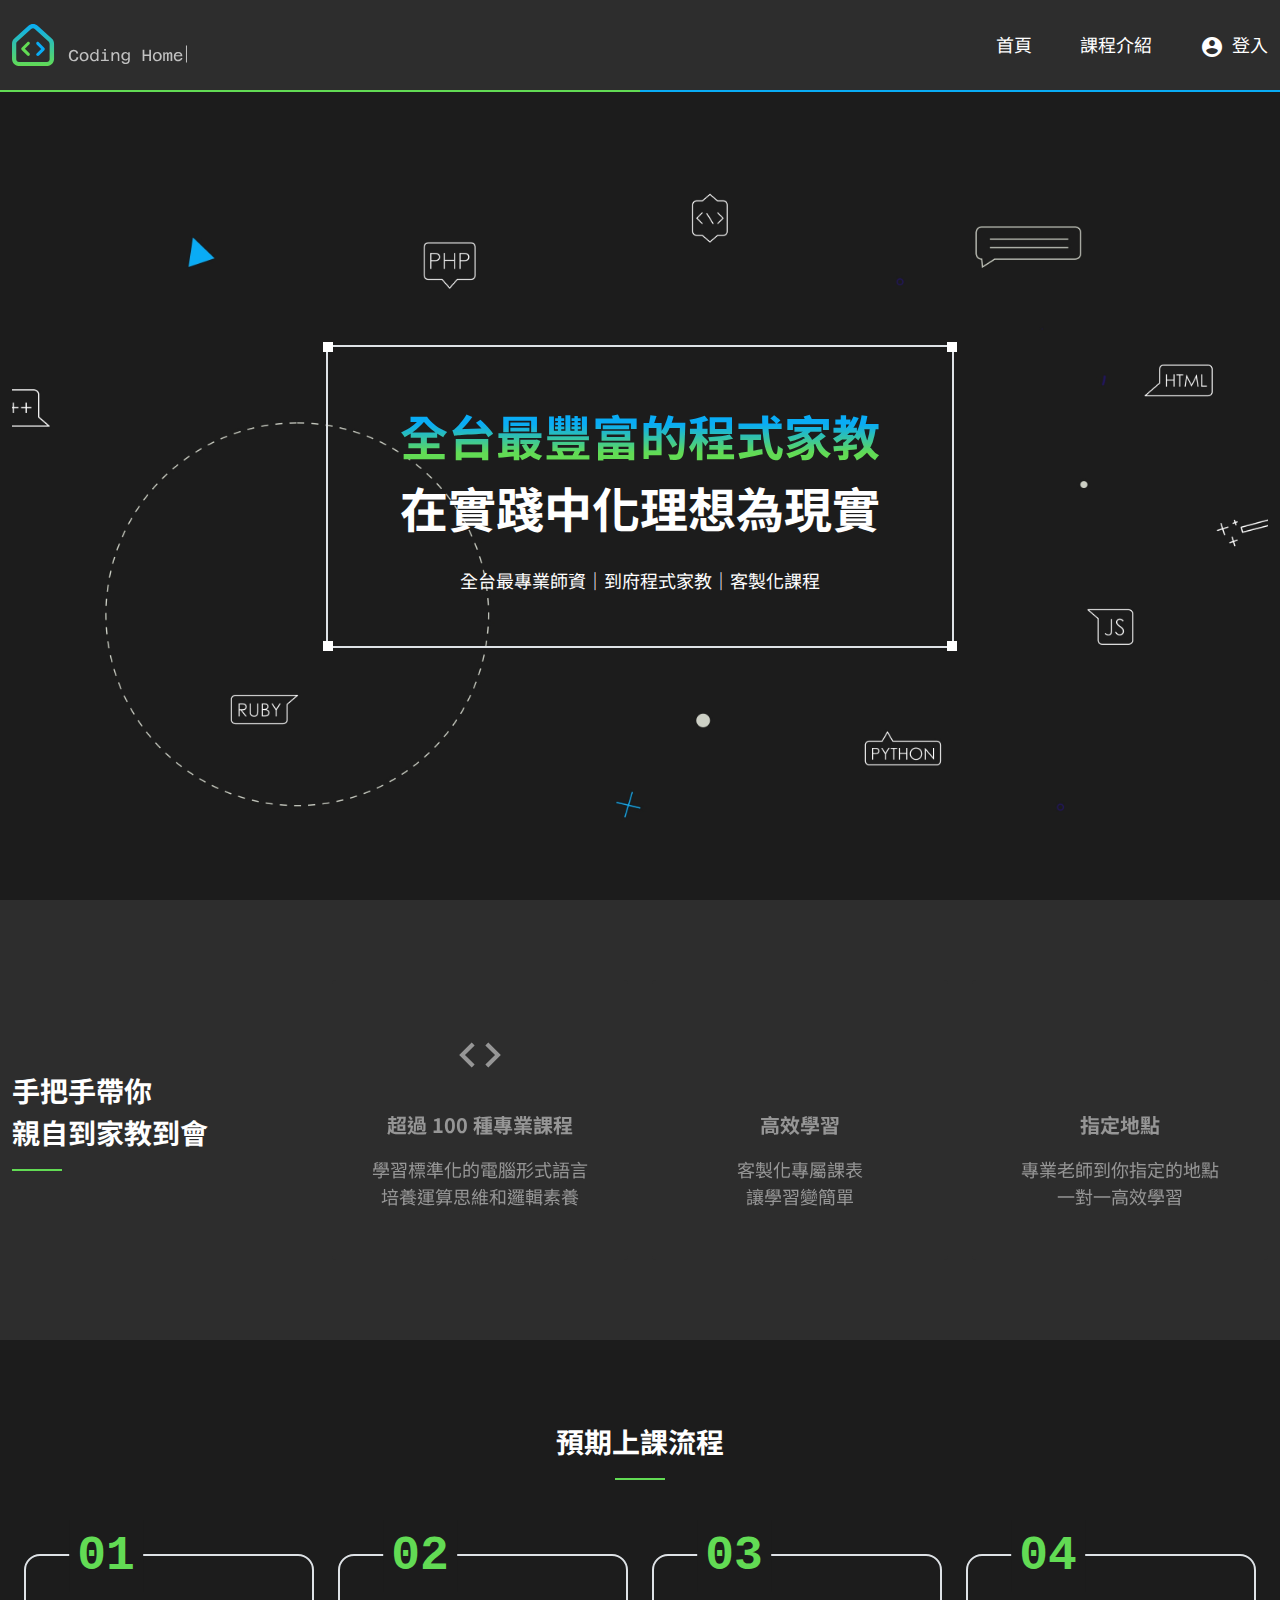
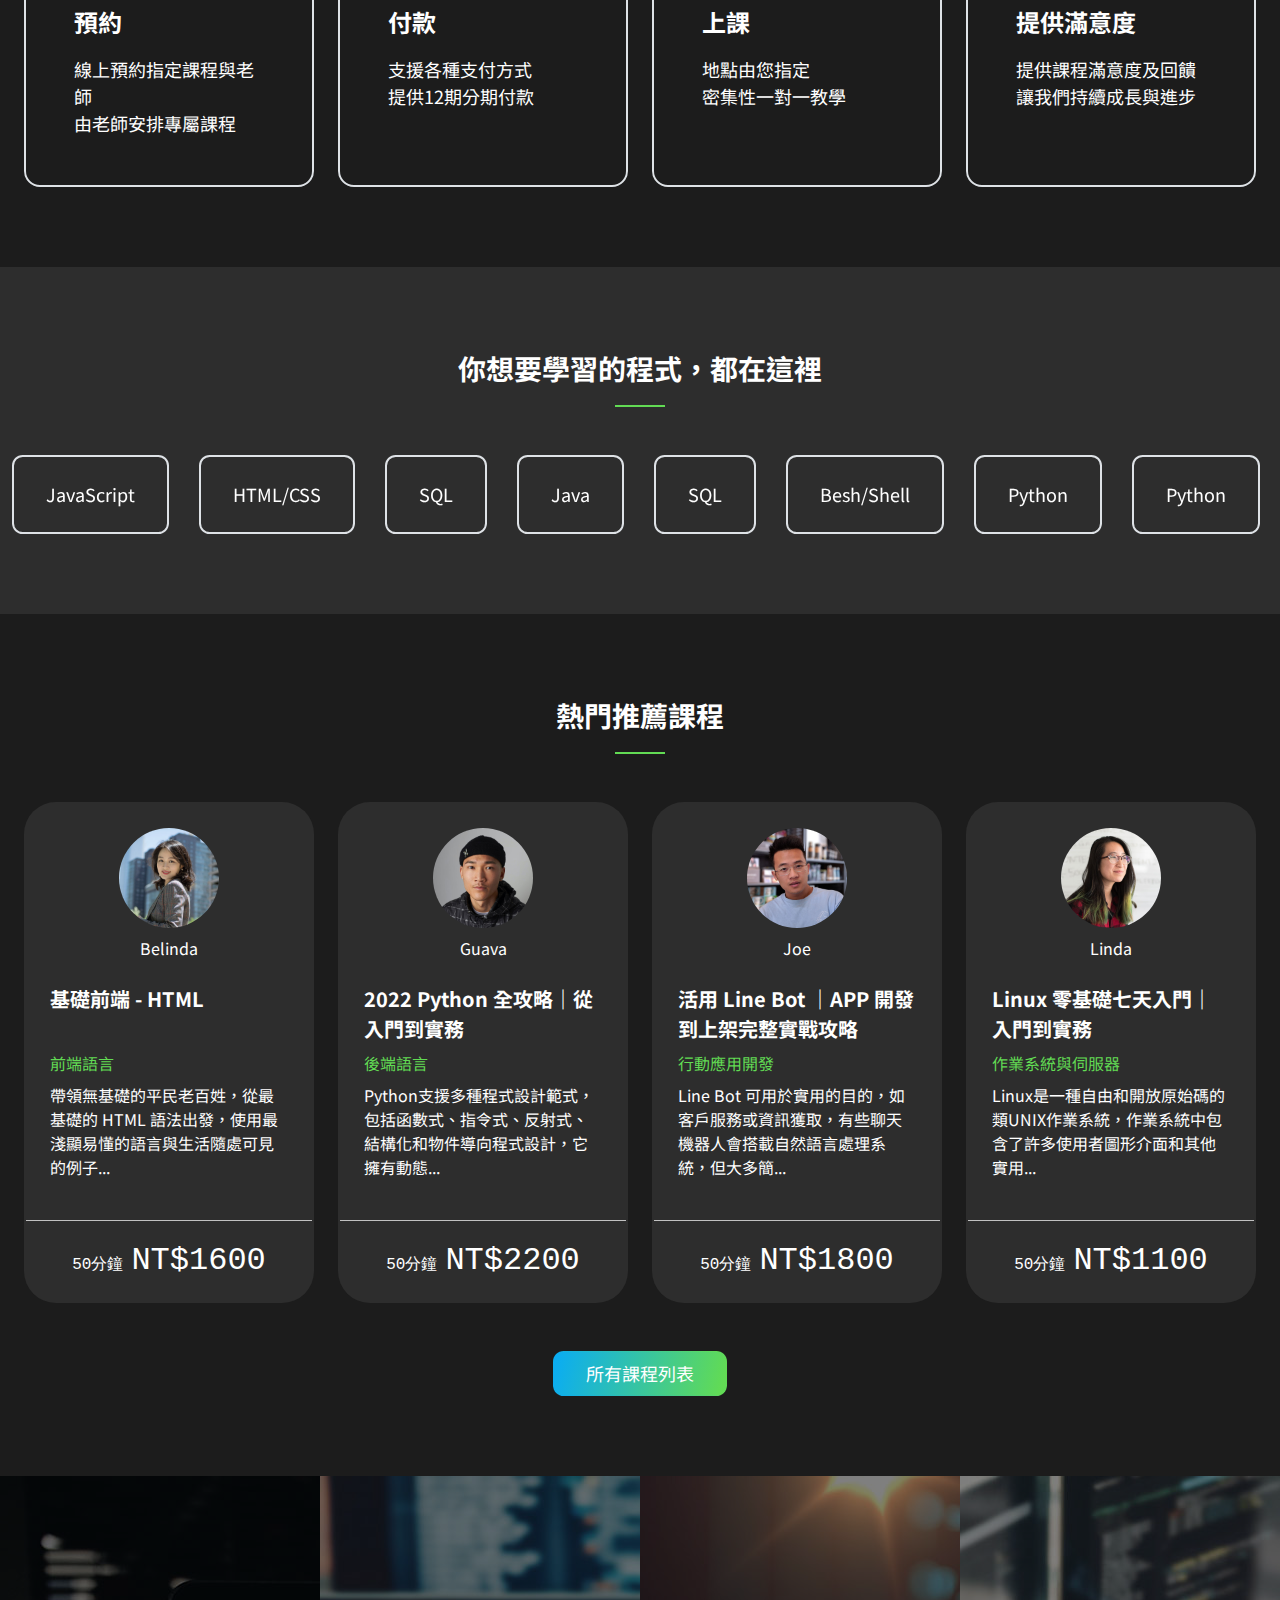
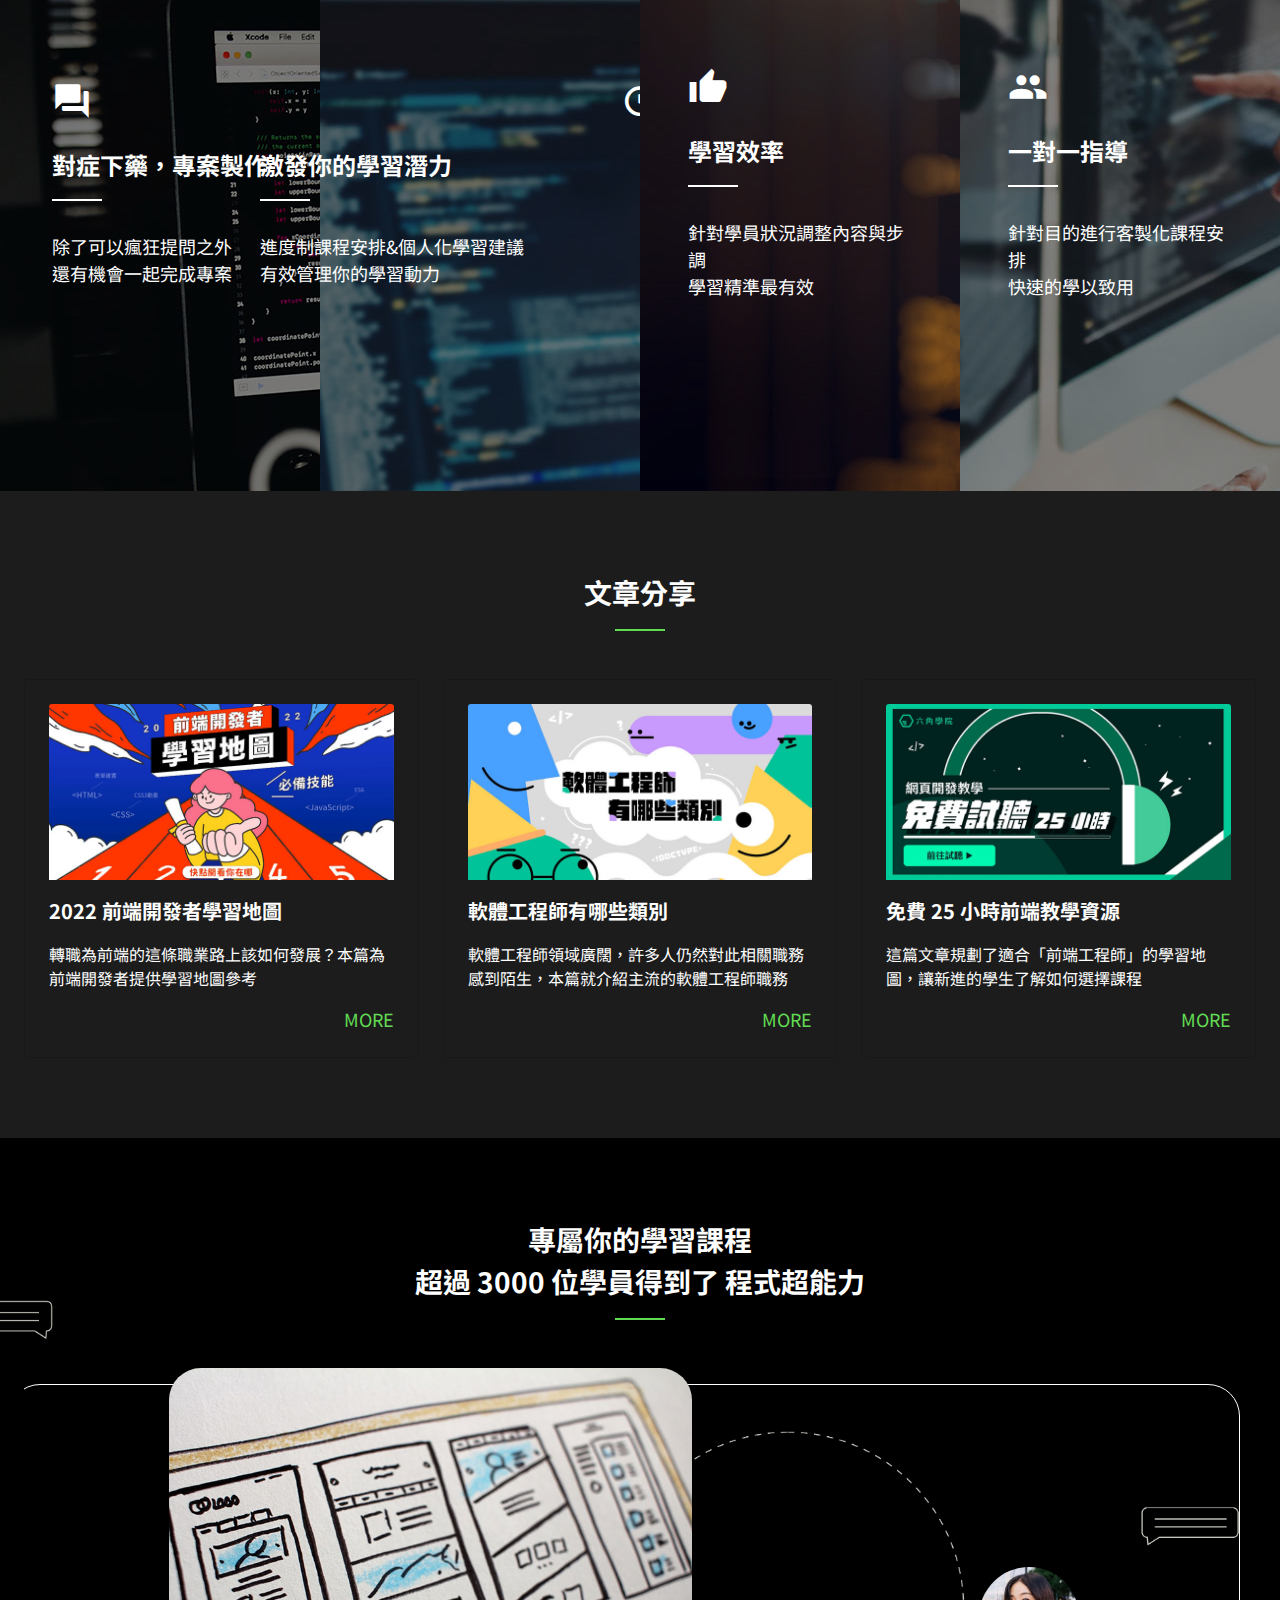
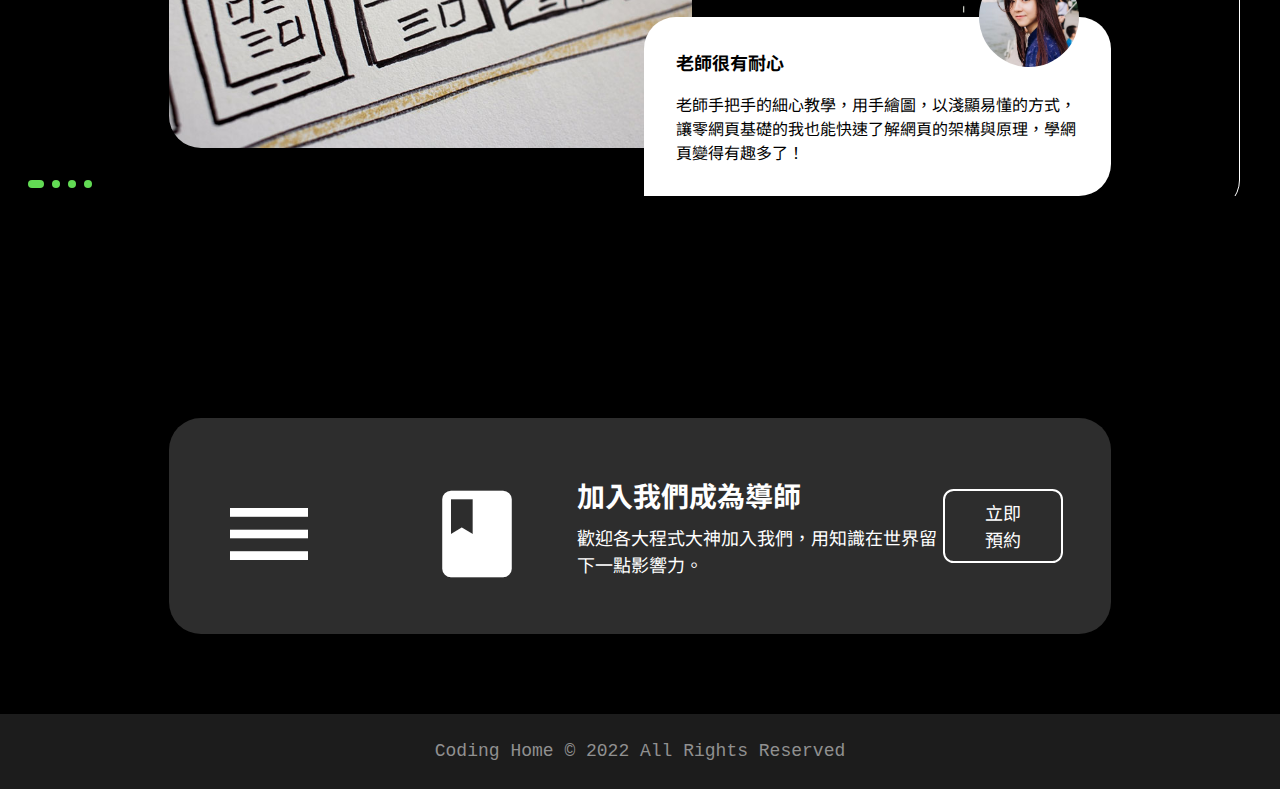
<file: index.html>
<!DOCTYPE html>
<html lang="en">

  <head>
    <meta charset="UTF-8">
    <meta name="viewport" content="width=device-width, initial-scale=1.0">
    <meta http-equiv="X-UA-Compatible" content="ie=edge">
    <title>Coding Home</title>
    <link href="https://fonts.googleapis.com/icon?family=Material+Icons"
    rel="stylesheet">
    <link rel="preconnect" href="https://fonts.googleapis.com">
<link rel="preconnect" href="https://fonts.gstatic.com" crossorigin>
<link href="https://fonts.googleapis.com/css2?family=Azeret+Mono:wght@700&family=Noto+Sans+TC:wght@400;700&display=swap" rel="stylesheet">
<link rel="stylesheet" href="https://cdn.jsdelivr.net/npm/swiper/swiper-bundle.min.css"/>


    <link rel="stylesheet" href="./assets/style/all.css">
  </head>

  <body>
  
    <header>
      <div class="container">
        <nav class="navbar navbar-expand-lg bg-custom2 py-6 bg-custom2">
          <h1 class="mb-0">
            <div class="navbar-brand logo"><a href="./index.html">Codeing Home</a></div>
          </h1>
          <button class="navbar-toggler" type="button" data-bs-toggle="collapse" data-bs-target="#navbarNav" aria-controls="navbarNav" aria-expanded="false" aria-label="Toggle navigation">
            <span class="material-icons text-primary fs-4">drag_handle</span>
          </button>
          <div class="collapse navbar-collapse justify-content-md-end justify-content-center" id="navbarNav">
            <ul class="navbar-nav bg-custom2 mt-md-0 mt-6 mb-md-0 -mb24">
              <li class="nav-item">
                <a class="nav-link pb-mb-0 text-white mx-md-4 py-md-0 py-3 text-center" href="./index.html">首頁</a>
              </li>
              <li class="nav-item">
                <a class="nav-link text-white mx-md-4 py-md-0 py-3 text-center" href="./courses.html">課程介紹</a>
              </li>
              <li class="nav-item">
                <a class="nav-link text-white pe-md-0 ms-md-4 py-md-0 py-3 fs-7 text-center" href="#" data-bs-toggle="modal" data-bs-target="#logIn"><span class="material-icons align-middle me-2">account_circle</span>登入</a>
              </li>
            </ul>
          </div>
          
          <!-- 登入 Modal -->
          <div class="modal fade" id="logIn" tabindex="-1" aria-labelledby="logInLabel" aria-hidden="true">
            <div class="modal-dialog modal-dialog-centered">
              <div class="modal-content">
                <div class="modal-header border-bottom-0">
                  <!-- 為什麼文字無法水平置中？ -->
                  <h5 class="modal-title fs-4 text-center" id="logInLabel">登入</h5>
                  <button type="button" class="btn-close btn-close-white" data-bs-dismiss="modal" aria-label="Close"></button>
                </div>
                <div class="modal-body">
                  <div class="container-fluid">
                    <div class="row justify-content-center">
                      <div class="col-md-10 text-custom1">
                        <div class="mb-6">
                          <label for="userEmail" class="form-label fs-8">信箱
                          </label>
                          <input type="mail" class="form-control border-2 py-2" id="userEmail" placeholder="請輸入信箱">
                        </div>
                        <div class="mb-6">
                          <label for="userPassword" class="form-label fs-8">密碼
                          </label>
                          <input type="password" class="form-control border-2 bg-black py-2" id="userPassword" placeholder="請輸入密碼">
                        </div>
                        <input type="submit"class="btn btn-1 w-100 mb-12 py-2" id="toLogIn" value="登入">

                        <div class="divider mb-6">
                          <p class="position-absolute translate-middle start-50 bg-custom2 fs-8 px-4">其他登入方式</p>
                        </div>
                        <a href="#" class="btn fs-8 border border-2 border-white text-center w-100 py-2 px-8 mb-6"> <div class="fblogin position-absolute"></div> Facebook 登入</a>
                        <a href="#" class="btn fs-8 border border-2 border-white text-center w-100 py-2 px-8 mb-6"><div class="googlelogin position-absolute"></div>Google 登入</a>
                      </div>
                    </div>
                  </div>
                </div>
              </div>
            </div>
          </div>
        </nav>
      </div>
      <div class="gradient-1"></div>
      
    </header>


    <!-- 底圖banner -->
<div class="container-fluid bg-custom3">
  <div class="index-banner container">
    <div class="row justify-content-center align-items-center">
      <div class="col-md-6 col-12 border border-2 text-center position-relative">
        <div class="slogan-frame py52">
          <h2 class="slogan lh-base fw-bold gradient-2">全台最豐富的程式家教</h2>
          <h2 class="slogan lh-base fw-bold mb-6">在實踐中化理想為現實</h2>
          <p class="lh-base">全台最專業師資｜到府程式家教｜客製化課程</p>
          <div class="position-absolute top-0 start-0 translate-middle icon1"></div>
          <div class="position-absolute top-0 start-100 translate-middle icon1"></div>
          <div class="position-absolute top-100 start-0 translate-middle icon1"></div>
          <div class="position-absolute top-100 start-100 translate-middle icon1"></div>
        </div>
      </div>
    </div>
  </div>
</div>

<!-- 特色 -->
<div class="container">
  <div class="row py80 align-items-center">
    <!-- 標題 -->
    <div class="col-md-3 mb-md-0 mb-6">
      <div class="d-flex flex-column align-items-md-start align-items-center">
        <h3 class="fs-3 fw-bold lh-base mb-4 text-md-start text-center">手把手帶你<br>親自到家教到會</h3>
        <div class="subtitle-line"></div>
      </div>
    </div>
    <!-- 卡片 -->
    <div class="col-md-3 mb-md-0 mb-6">
      <div class="card feature text-center">
        <div class="card-body mask-1 py-12">
          <div class="card-img-top pb-6"><span class="material-icons fs50">
            code
            </span></div>
          <h5 class="card-title mb-4 fw-bold">超過 100 種專業課程</h5>
          <p class="card-text">學習標準化的電腦形式語言<br>培養運算思維和邏輯素養</p>
        </div>
      </div>
    </div>
    <div class="col-md-3 mb-md-0 mb-6">
      <div class="card feature text-center">
        <div class="card-body mask-1 py-12">
          <div class="card-img-top pb-6"><span class="material-icons fs50">
            rocket_launch
            </span></div>
          <h5 class="card-title mb-4 fw-bold">高效學習</h5>
          <p class="card-text">客製化專屬課表<br>讓學習變簡單</p>
        </div>
      </div>
    </div>
    <div class="col-md-3">
      <div class="card feature text-center">
        <div class="card-body mask-1 py-12">
          <div class="card-img-top pb-6"><span class="material-icons fs50">
            fmd_good
            </span></div>
          <h5 class="card-title mb-4 fw-bold">指定地點</h5>
          <p class="card-text">專業老師到你指定的地點<br>一對一高效學習</p>
        </div>
      </div>
    </div>
  </div>
</div>

<!-- 流程 -->
<div class="container-fluid bg-custom3 py80">
  <!-- 標題 -->
  <div class="d-flex flex-column align-items-center mb74">
    <h3 class="fs-3 fw-bold lh-base mb-4">預期上課流程</h3>
    <div class="subtitle-line"></div>
  </div>

  <!-- 卡片 -->
  <div class="container">
    <div class="row">
      <div class="col-md-3 mb-md-0 mb-12 px-md-3 px-0">
        <div class="card position-relative bg-transparent border border-2 rounded12">
          <div class="card-body py-12 px-12">
            <h4 class="card-title mb-4 fw-bold">預約</h4>
            <p class="card-text">線上預約指定課程與老師<br>由老師安排專屬課程</p>
          </div>
          <div class="position-absolute top-0 start-0 translate-middle ms80 px-2 fs48 fw-bold text-primary bg-custom3 font-monospace">01</div>
        </div>
      </div>
      <div class="col-md-3 mb-md-0 mb-12 px-md-3 px-0">
        <div class="card position-relative bg-transparent border border-2 rounded12">
          <div class="card-body py-12 px-12">
            <h4 class="card-title mb-4 fw-bold">付款</h4>
            <p class="card-text">支援各種支付方式<br>提供12期分期付款</p>
          </div>
          <div class="position-absolute top-0 start-0 translate-middle ms80 px-2 fs48 fw-bold text-primary bg-custom3 font-monospace">02</div>
        </div>
      </div>
      <div class="col-md-3 mb-md-0 mb-12 px-md-3 px-0">
        <div class="card position-relative bg-transparent border border-2 rounded12">
          <div class="card-body py-12 px-12">
            <h4 class="card-title mb-4 fw-bold">上課</h4>
            <p class="card-text">地點由您指定<br>密集性一對一教學</p>
          </div>
          <div class="position-absolute top-0 start-0 translate-middle ms80 px-2 fs48 fw-bold text-primary bg-custom3 font-monospace">03</div>
        </div>
      </div>
      <div class="col-md-3 px-md-3 px-0">
        <div class="card position-relative bg-transparent border border-2 rounded12">
          <div class="card-body py-12 px-12">
            <h4 class="card-title mb-4 fw-bold">提供滿意度</h4>
            <p class="card-text">提供課程滿意度及回饋<br>讓我們持續成長與進步</p>
          </div>
          <div class="position-absolute top-0 start-0 translate-middle ms80 px-2 fs48 fw-bold text-primary bg-custom3 font-monospace">04</div>
        </div>
      </div>
    </div>
  </div>
</div>

<!-- 語言 -->
<div class="container-fluid py80">
  <!-- 標題 -->
  <div class="d-flex flex-column align-items-center mb-12">
    <h3 class="fs-3 fw-bold lh-base mb-4 text-md-start text-center">你想要學習的程式，<br class="br1 d-md-none">都在這裡</h3>
    <div class="subtitle-line"></div>
  </div>

  <!-- 輪播 -->
  <div class="swiper code-swiper">
    <div class="swiper-wrapper">
      <div class="swiper-slide border border-2 rounded8 py-6 px-8 w-auto">JavaScript</div>
      <div class="swiper-slide border border-2 rounded8 py-6 px-8 w-auto">HTML/CSS</div>
      <div class="swiper-slide border border-2 rounded8 py-6 px-8 w-auto">SQL</div>
      <div class="swiper-slide border border-2 rounded8 py-6 px-8 w-auto">Java</div>
      <div class="swiper-slide border border-2 rounded8 py-6 px-8 w-auto">SQL</div>
      <div class="swiper-slide border border-2 rounded8 py-6 px-8 w-auto">Besh/Shell</div>
      <div class="swiper-slide border border-2 rounded8 py-6 px-8 w-auto">Python</div>
      <div class="swiper-slide border border-2 rounded8 py-6 px-8 w-auto">Python</div>
      <div class="swiper-slide border border-2 rounded8 py-6 px-8 w-auto">PHP</div>
      <div class="swiper-slide border border-2 rounded8 py-6 px-8 w-auto">C++</div>
    </div>
  </div>
</div>



<!-- 熱門 -->
<div class="container-fluid bg-custom3">
  <div class="container py80">
      <!-- 標題 -->
      <div class="d-flex flex-column align-items-center mb-12">
        <h3 class="fs-3 fw-bold lh-base mb-4">熱門推薦課程</h3>
        <div class="subtitle-line"></div>
      </div>
      
      <div class="row row-cols-1 row-cols-md-4 mb-12">
        <div class="col mb-md-0 mb-4 px-md-3 px-0">
          <div class="card course rounded24">
            <div class="d-flex flex-column align-items-center pt-6">
              <img src="./assets/images/teacher01.jpg" class="card-img-top rounded-circle course-img mb-2" alt="...">
              <p class="fs-8">Belinda</p>
            </div>
            <div class="card-body p-6">
              <h5 class="card-title h-25 mb-4 fs-6 fw-bold">基礎前端 - HTML</h5>
              <p class="card-text text-primary mb-2 fs-8">前端語言</p>
              <p class="card-text fs-8">帶領無基礎的平民老百姓，從最基礎的 HTML 語法出發，使用最淺顯易懂的語言與生活隨處可見的例子...</p>
            </div>
            <hr class="mt-2 mb-0">
            <div class="px-6 text-center">
              <p class="fs-2 my-4 font-monospace"><span class="fs-8 me-2">50分鐘</span>NT$1600</p>
            </div>
          </div>
        </div>
        <div class="col mb-md-0 mb-4 px-md-3 px-0">
            <div class="card course rounded24">
              <div class="d-flex flex-column align-items-center pt-6">
                <img src="./assets/images/teacher02.jpg" class="card-img-top rounded-circle course-img mb-2" alt="...">
                <p class="fs-8">Guava</p>
              </div>
              <div class="card-body p-6">
                <h5 class="card-title h-25 mb-4 fs-6 fw-bold">2022 Python 全攻略｜從入門到實務</h5>
                <p class="card-text text-primary mb-2 fs-8">後端語言</p>
                <p class="card-text fs-8">Python支援多種程式設計範式，包括函數式、指令式、反射式、結構化和物件導向程式設計，它擁有動態...</p>
              </div>

              <hr class="mt-2 mb-0">
              <div class="px-6 text-center">
                <p class="fs-2 my-4 font-monospace"><span class="fs-8 me-2">50分鐘</span>NT$2200</p>
              </div>
            </div>
        </div>
        <div class="col mb-md-0 mb-4 px-md-3 px-0">
            <div class="card course rounded24">
              <div class="d-flex flex-column align-items-center pt-6">
                <img src="./assets/images/teacher03.jpg" class="card-img-top rounded-circle course-img mb-2" alt="...">
                <p class="fs-8">Joe</p>
              </div>
              <div class="card-body p-6">
                <h5 class="card-title h-25 mb-4 fs-6 fw-bold">活用 Line Bot ｜APP 開發到上架完整實戰攻略</h5>
                <p class="card-text text-primary mb-2 fs-8">行動應用開發</p>
                <p class="card-text fs-8">Line Bot 可用於實用的目的，如客戶服務或資訊獲取，有些聊天機器人會搭載自然語言處理系統，但大多簡...</p>
              </div>

              <hr class="mt-2 mb-0">
              <div class="px-6 text-center">
                <p class="fs-2 my-4 font-monospace"><span class="fs-8 me-2">50分鐘</span>NT$1800</p>
              </div>
            </div>
        </div>
        <div class="col px-md-3 px-0">
            <div class="card course rounded24">
              <div class="d-flex flex-column align-items-center pt-6">
                <img src="./assets/images/teacher04.jpg" class="card-img-top rounded-circle course-img mb-2" alt="...">
                <p class="fs-8">Linda</p>
              </div>
              <div class="card-body p-6">
                <h5 class="card-title h-25 mb-4 fs-6 fw-bold">Linux 零基礎七天入門｜入門到實務</h5>
                <p class="card-text text-primary mb-2 fs-8">作業系統與伺服器</p>
                <p class="card-text fs-8">Linux是一種自由和開放原始碼的類UNIX作業系統，作業系統中包含了許多使用者圖形介面和其他實用...</p>
              </div>

              <hr class="mt-2 mb-0">
              <div class="px-6 text-center">
                <p class="fs-2 my-4 font-monospace"><span class="fs-8 me-2">50分鐘</span>NT$1100</p>
              </div>
            </div>
        </div>
      </div>
      <div class="d-flex justify-content-center">
        <a href="./courses.html" class="btn btn-1 text-white fs-7 py-2 px-8 rounded8">所有課程列表</a>
      </div>

  </div>
</div>

<!-- info -->
<div class="container-fluid">
  <div class="row info">
    <div class="col-md-3 px-0 info1">
      <div class=" mask-2 d-flex align-items-center justify-content-center h-100">
        <div class="px-12 py-md-0 py-10 info-text">
          <p class="mb-5"><span class="material-icons fs-1">
            question_answer
            </span></p>
          <h3 class="card-title fs-4 fw-bold mb-4">對症下藥，專案製作</h3>
          <div class="subtitle-line mb-8"></div>
          <p class="card-text">除了可以瘋狂提問之外<br>還有機會一起完成專案</p>
        </div>
      </div>
    </div>
    <div class="col-md-3 px-0 info2">
      <div class="mask-2 d-flex align-items-center justify-content-center h-100">
        <div class="px-12 py-md-0 py-10 info-text">
          <p class="mb-5"><span class="material-icons fs-1">
            tips_and_updates
            </span></p>
          <h3 class="card-title fs-4 fw-bold mb-4">激發你的學習潛力</h3>
          <div class="subtitle-line mb-8"></div>
          <p class="card-text">進度制課程安排&個人化學習建議<br>有效管理你的學習動力</p>
        </div>
      </div>
    </div>
    <div class="col-md-3 px-0 info3">
      <div class="mask-2 d-flex align-items-center justify-content-center h-100">
        <div class="px-12 py-md-0 py-10 info-text">
          <p class="mb-5"><span class="material-icons fs-1">
            thumb_up
            </span></p>
          <h3 class="card-title fs-4 fw-bold mb-4">學習效率</h3>
          <div class="subtitle-line mb-8"></div>
          <p class="card-text">針對學員狀況調整內容與步調<br>學習精準最有效</p>
        </div>
      </div>
    </div>
    <div class="col-md-3 px-0 info4">
      <div class="mask-2 d-flex align-items-center justify-content-center h-100">
        <div class="px-12 py-md-0 py-10 info-text">
          <p class="mb-5"><span class="material-icons fs-1">
            group
            </span></p>
          <h3 class="card-title fs-4 fw-bold mb-4">一對一指導</h3>
          <div class="subtitle-line mb-8"></div>
          <p class="card-text">針對目的進行客製化課程安排<br>快速的學以致用</p>
        </div>
      </div>
    </div>
  </div>
</div>

<!-- 文章分享 -->
<div class="container-fluid bg-custom3">
  <div class="container py80">
    <!-- 標題 -->
    <div class="d-flex flex-column align-items-center mb-12">
      <h3 class="fs-3 fw-bold lh-base mb-4">文章分享</h3>
      <div class="subtitle-line"></div>
    </div>

    
    <!-- 文章卡片 -->
    <div class="row">
      <div class="col-md-4 px-md-3 px-0 mb-md-0 mb-6">
        <div class="card article position-relative p-md-6 p-0 bg-transparent">
          <img src="./assets/images/article01.jpg" class="card-img-top mb-4" alt="article01">
          <div class="card-body p-0">
            <h5 class="card-title fw-bold mb-4">2022 前端開發者學習地圖</h5>
            <p class="card-text mb-4 fs-8">轉職為前端的這條職業路上該如何發展？本篇為前端開發者提供學習地圖參考</p>
            <div class="d-flex justify-content-end">
              <a href="#" class="text-primary stretched-link">MORE</a>
            </div>
            <div class="squareRounded squareRounded-topLeft position-absolute top-0 start-0"></div>
            <div class="squareRounded squareRounded-topRight position-absolute top-0 end-0"></div>
            <div class="squareRounded squareRounded-bottomLeft position-absolute bottom-0 start-0"></div>
            <div class="squareRounded squareRounded-bottomRight position-absolute bottom-0 end-0"></div>
          </div>
        </div>
      </div>
      <div class="col-md-4 px-md-3 px-0 mb-md-0 mb-6">
        <div class="card article position-relative p-md-6 p-0 bg-transparent">
          <img src="./assets/images/article02.jpg" class="card-img-top mb-4" alt="article01">
          <div class="card-body p-0">
            <h5 class="card-title fw-bold mb-4">軟體工程師有哪些類別</h5>
            <p class="card-text mb-4 fs-8">軟體工程師領域廣闊，許多人仍然對此相關職務感到陌生，本篇就介紹主流的軟體工程師職務</p>
            <div class="d-flex justify-content-end">
              <a href="#" class="text-primary stretched-link">MORE</a>
            </div>
            <div class="squareRounded squareRounded-topLeft position-absolute top-0 start-0"></div>
            <div class="squareRounded squareRounded-topRight position-absolute top-0 end-0"></div>
            <div class="squareRounded squareRounded-bottomLeft position-absolute bottom-0 start-0"></div>
            <div class="squareRounded squareRounded-bottomRight position-absolute bottom-0 end-0"></div>
          </div>
        </div>
      </div>
      <div class="col-md-4 px-md-3 px-0 mb-md-0 mb-6">
        <div class="card article position-relative p-md-6 p-0 bg-transparent">
          <img src="./assets/images/article03.jpg" class="card-img-top mb-4" alt="article01">
          <div class="card-body p-0">
            <h5 class="card-title fw-bold mb-4">免費 25 小時前端教學資源</h5>
            <p class="card-text mb-4 fs-8">這篇文章規劃了適合「前端工程師」的學習地圖，讓新進的學生了解如何選擇課程</p>
            <div class="d-flex justify-content-end">
              <a href="#" class="text-primary stretched-link">MORE</a>
            </div>
            <div class="squareRounded squareRounded-topLeft position-absolute top-0 start-0"></div>
            <div class="squareRounded squareRounded-topRight position-absolute top-0 end-0"></div>
            <div class="squareRounded squareRounded-bottomLeft position-absolute bottom-0 start-0"></div>
            <div class="squareRounded squareRounded-bottomRight position-absolute bottom-0 end-0"></div>
          </div>
        </div>
      </div>


    </div>
  </div>
</div>

<!-- 輪播review -->
<div class="container-fluid review-bg">
  <div class="container py80">
    <!-- 標題 -->
    <div class="d-flex flex-column align-items-center mb-12">
      <h3 class="fs-3 fw-bold lh-base mb-4 text-center">專屬你的學習課程<br>超過 3000 位學員得到了 <br class="d-md-none d-block">程式超能力</h3>
      <div class="subtitle-line"></div>
    </div>

    <!-- review  swiper -->
    <div class="swiper review-swiper position-relative">
      <!-- required wrapper -->
      <div class="swiper-wrapper ">
        <!-- slides -->
        <div class="swiper-slide">
          <div class="row justify-content-center align-items-end">
            <div class="col-md-5 p-0 col-12">
              <!-- img不能接::after所以外面多包一層div -->
              <div class="decor-frame">
                <img class="review-img img-fluid rounded24" src="./assets/images/share.jpg" alt="手繪圖">
              </div>
            </div>
            <div class="col-md-4 p-0 col-12">
              <div class="bg-white text-dark rounded-review-content ps-8 pe-8">
                <div class="position-relative">
                  <p class="card-title fw-bold mb-4 pt-8">老師很有耐心</p>
                  <p class="card-body p-0 fs-8 pb-8">老師手把手的細心教學，用手繪圖，以淺顯易懂的方式，讓零網頁基礎的我也能快速了解網頁的架構與原理，學網頁變得有趣多了！</p>
                  <img src="./assets/images/student01.jpg" alt="student01" class="review-student rounded-circle position-absolute translate-middle-y top-0 end-0">
                </div>
              </div>
            </div>
          </div>
        </div>
        <div class="swiper-slide">
          <div class="row justify-content-center align-items-end">
            <div class="col-md-5 p-0">
              <img class="review-img img-fluid rounded24" src="./assets/images/share02.jpeg" alt="手繪圖">
            </div>
            <div class="col-md-4 p-0">
              <div class="bg-white text-dark rounded-review-content ps-8 pe-8">
                <div class="position-relative">
                  <p class="card-title fw-bold mb-4 pt-8">老師很有耐心2</p>
                  <p class="card-body p-0 fs-8 pb-8">老師手把手的細心教學，用手繪圖，以淺顯易懂的方式，讓零網頁基礎的我也能快速了解網頁的架構與原理，學網頁變得有趣多了！</p>
                  <img src="./assets/images/student02.jpg" alt="student02" class="review-student rounded-circle position-absolute translate-middle-y top-0 end-0">
                </div>
              </div>
            </div>
          </div>
        </div>
        <div class="swiper-slide">
          <div class="row justify-content-center align-items-end">
            <div class="col-md-5 p-0">
              <img class="review-img img-fluid rounded24" src="./assets/images/share03.jpeg" alt="手繪圖">
            </div>
            <div class="col-md-4 p-0">
              <div class="bg-white text-dark rounded-review-content ps-8 pe-8">
                <div class="position-relative">
                  <p class="card-title fw-bold mb-4 pt-8">老師很有耐心3</p>
                  <p class="card-body p-0 fs-8 pb-8">老師手把手的細心教學，用手繪圖，以淺顯易懂的方式，讓零網頁基礎的我也能快速了解網頁的架構與原理，學網頁變得有趣多了！</p>
                  <img src="./assets/images/student03.jpg" alt="student03" class="review-student rounded-circle position-absolute translate-middle-y top-0 end-0">
                </div>
              </div>
            </div>
          </div>
        </div>
        <div class="swiper-slide">
          <div class="row justify-content-center align-items-end">
            <div class="col-md-5 p-0">
              <img class="review-img img-fluid rounded24" src="./assets/images/share04.jpeg" alt="手繪圖">
            </div>
            <div class="col-md-4 p-0">
              <div class="bg-white text-dark rounded-review-content ps-8 pe-8">
                <div class="position-relative">
                  <p class="card-title fw-bold mb-4 pt-8">老師很有耐心4</p>
                  <p class="card-body p-0 fs-8 pb-8">老師手把手的細心教學，用手繪圖，以淺顯易懂的方式，讓零網頁基礎的我也能快速了解網頁的架構與原理，學網頁變得有趣多了！</p>
                  <img src="./assets/images/student04.jpg" alt="student04" class="review-student rounded-circle position-absolute translate-middle-y top-0 end-0">
                </div>
              </div>
            </div>
          </div>
        </div>
      </div>
      <!-- pagination -->
      <div class="swiper-buttons">
        <span class="swiper-button-prev material-icons text-primary">west</span>
        <div class="swiper-pagination d-flex"></div>
        <span class="swiper-button-next material-icons text-primary">east</span>
      </div>
    </div>


  </div>

</div>

<!-- 加入導師 -->
<div class="container-fluid bg-dark py80">

  <div class="row justify-content-center px-3">
    <div class="col-md-9 d-flex flex-md-row flex-column bg-custom2 rounded24 align-items-center justify-content-between p-md-12 px-6 py-10">
      <div class="d-flex flex-md-row flex-column align-items-center">
        <span class="material-icons fs104 me-md-12 me-0 mb-md-0 mb-6 mt-md-0 mt-md-4 mt-0">
          menu_book
        </span>
        <div>
          <h3 class="fs-3 fw-bold mb-md-2 mb-6 text-md-start text-center">加入我們成為導師</h3>
          <p class="mb-md-0 mb-6 text-md-start text-center">歡迎各大程式大神加入我們，用知識在世界留下一點影響力。</p>
        </div>
      </div>
      <div>
        <a href="#" class="btn border border-2 border-white text-white fs-7 py-2 px-8 rounded8 mb-0">立即預約</a>
      </div>
    </div>
  </div>
</div>

    <footer class="footer">
      <div class="container-fluid text-white bg-custom3 font-monospace">
        <p class="text-center py-6 mb-0">Coding Home © 2022 All Rights Reserved</p>
      </div>
    </footer>

    <!-- 須注意載入順序！ -->
    <script src="./assets/js/vendors.js"></script>
    <script src="https://cdn.jsdelivr.net/npm/swiper/swiper-bundle.min.js"></script>
    <script src="./assets/js/all.js"></script>


  </body>

</html>
</file>
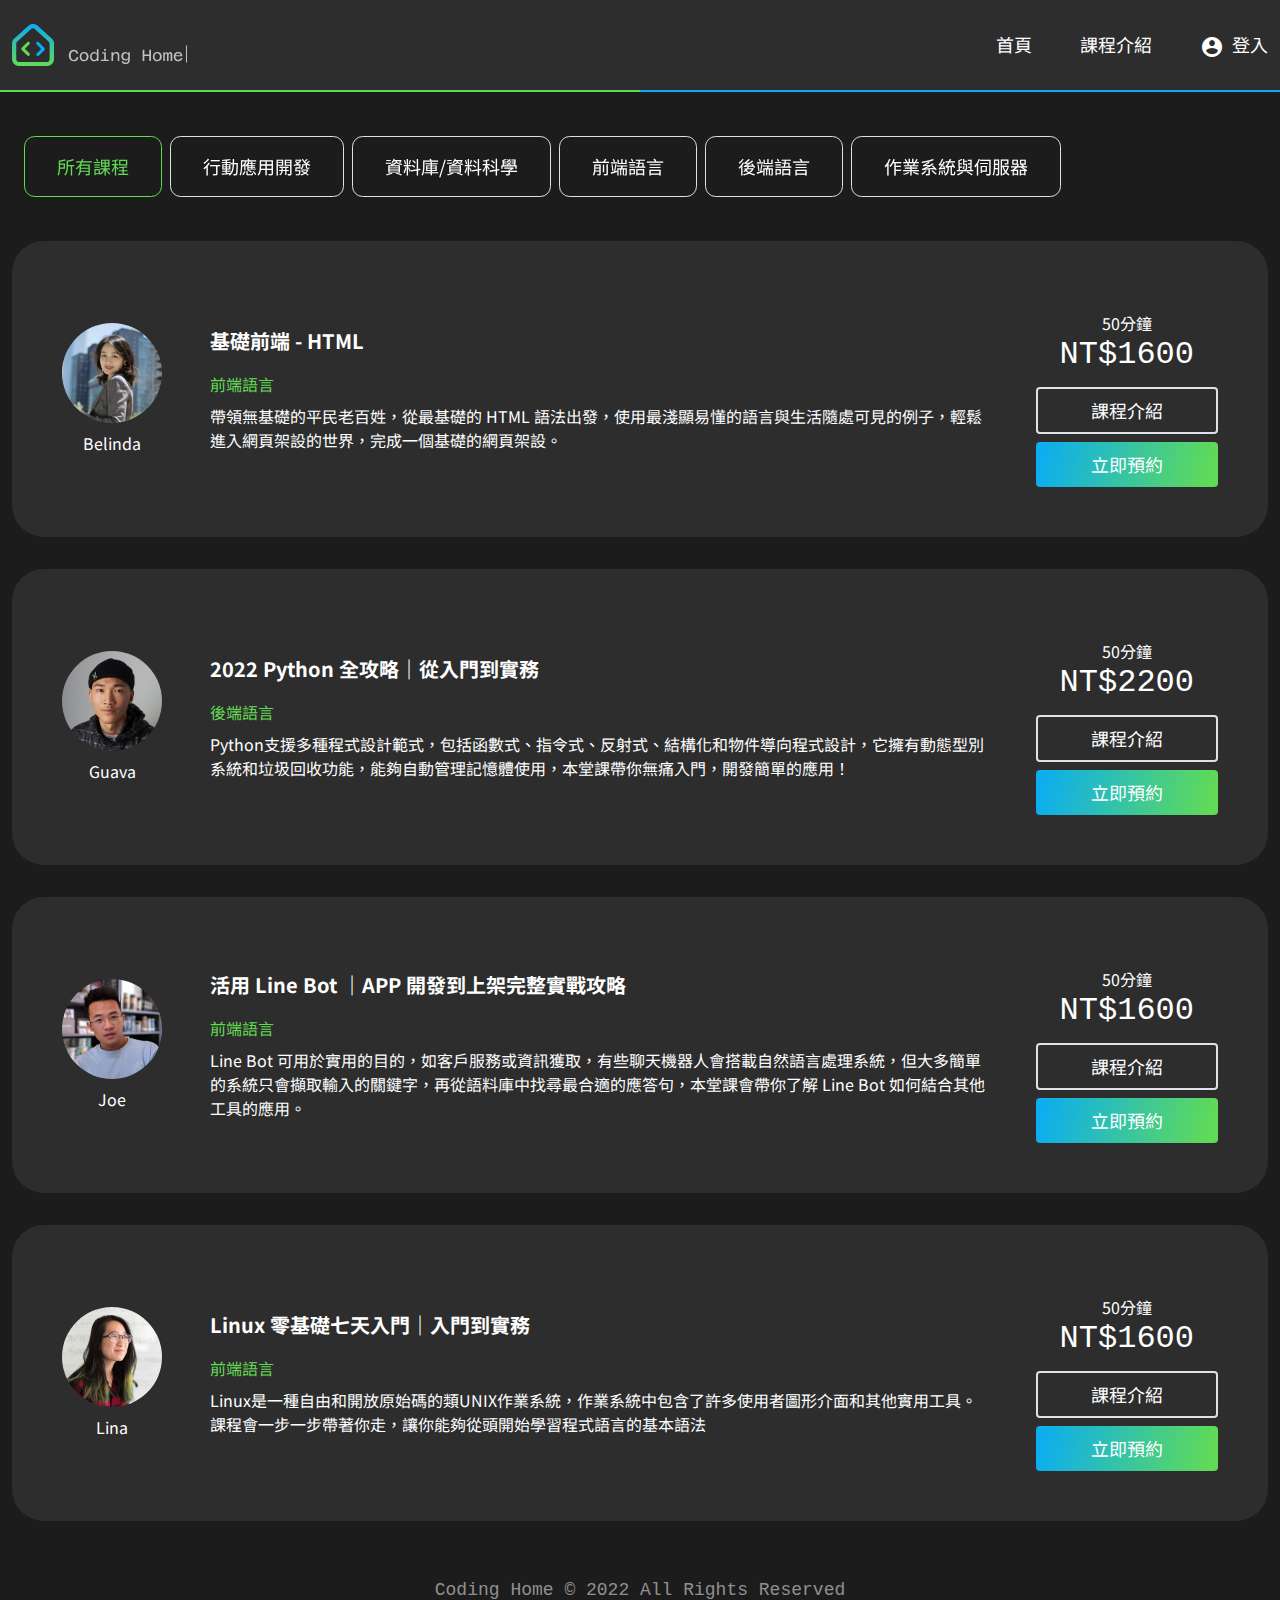
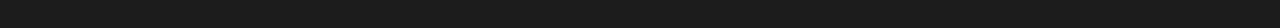
<file: courses.html>
<!DOCTYPE html>
<html lang="en">

  <head>
    <meta charset="UTF-8">
    <meta name="viewport" content="width=device-width, initial-scale=1.0">
    <meta http-equiv="X-UA-Compatible" content="ie=edge">
    <title>Coding Home - 課程介紹</title>
    <link href="https://fonts.googleapis.com/icon?family=Material+Icons"
    rel="stylesheet">
    <link rel="preconnect" href="https://fonts.googleapis.com">
<link rel="preconnect" href="https://fonts.gstatic.com" crossorigin>
<link href="https://fonts.googleapis.com/css2?family=Azeret+Mono:wght@700&family=Noto+Sans+TC:wght@400;700&display=swap" rel="stylesheet">
<link rel="stylesheet" href="https://cdn.jsdelivr.net/npm/swiper/swiper-bundle.min.css"/>


    <link rel="stylesheet" href="./assets/style/all.css">
  </head>

  <body>
  
    <header>
      <div class="container">
        <nav class="navbar navbar-expand-lg bg-custom2 py-6 bg-custom2">
          <h1 class="mb-0">
            <div class="navbar-brand logo"><a href="./index.html">Codeing Home</a></div>
          </h1>
          <button class="navbar-toggler" type="button" data-bs-toggle="collapse" data-bs-target="#navbarNav" aria-controls="navbarNav" aria-expanded="false" aria-label="Toggle navigation">
            <span class="material-icons text-primary fs-4">drag_handle</span>
          </button>
          <div class="collapse navbar-collapse justify-content-md-end justify-content-center" id="navbarNav">
            <ul class="navbar-nav bg-custom2 mt-md-0 mt-6 mb-md-0 -mb24">
              <li class="nav-item">
                <a class="nav-link pb-mb-0 text-white mx-md-4 py-md-0 py-3 text-center" href="./index.html">首頁</a>
              </li>
              <li class="nav-item">
                <a class="nav-link text-white mx-md-4 py-md-0 py-3 text-center" href="./courses.html">課程介紹</a>
              </li>
              <li class="nav-item">
                <a class="nav-link text-white pe-md-0 ms-md-4 py-md-0 py-3 fs-7 text-center" href="#" data-bs-toggle="modal" data-bs-target="#logIn"><span class="material-icons align-middle me-2">account_circle</span>登入</a>
              </li>
            </ul>
          </div>
          
          <!-- 登入 Modal -->
          <div class="modal fade" id="logIn" tabindex="-1" aria-labelledby="logInLabel" aria-hidden="true">
            <div class="modal-dialog modal-dialog-centered">
              <div class="modal-content">
                <div class="modal-header border-bottom-0">
                  <!-- 為什麼文字無法水平置中？ -->
                  <h5 class="modal-title fs-4 text-center" id="logInLabel">登入</h5>
                  <button type="button" class="btn-close btn-close-white" data-bs-dismiss="modal" aria-label="Close"></button>
                </div>
                <div class="modal-body">
                  <div class="container-fluid">
                    <div class="row justify-content-center">
                      <div class="col-md-10 text-custom1">
                        <div class="mb-6">
                          <label for="userEmail" class="form-label fs-8">信箱
                          </label>
                          <input type="mail" class="form-control border-2 py-2" id="userEmail" placeholder="請輸入信箱">
                        </div>
                        <div class="mb-6">
                          <label for="userPassword" class="form-label fs-8">密碼
                          </label>
                          <input type="password" class="form-control border-2 bg-black py-2" id="userPassword" placeholder="請輸入密碼">
                        </div>
                        <input type="submit"class="btn btn-1 w-100 mb-12 py-2" id="toLogIn" value="登入">

                        <div class="divider mb-6">
                          <p class="position-absolute translate-middle start-50 bg-custom2 fs-8 px-4">其他登入方式</p>
                        </div>
                        <a href="#" class="btn fs-8 border border-2 border-white text-center w-100 py-2 px-8 mb-6"> <div class="fblogin position-absolute"></div> Facebook 登入</a>
                        <a href="#" class="btn fs-8 border border-2 border-white text-center w-100 py-2 px-8 mb-6"><div class="googlelogin position-absolute"></div>Google 登入</a>
                      </div>
                    </div>
                  </div>
                </div>
              </div>
            </div>
          </div>
        </nav>
      </div>
      <div class="gradient-1"></div>
      
    </header>


    
<div class="container-fluid bg-custom3">
  <div class="container">
    <div class="py-11 text-white">
        <div class="swiper courses-Swiper">
            <div class="swiper-wrapper">
                <a href="#"
                    class="swiper-slide border border-primary text-primary w-auto py-4 px-8 me-2 rounded8 ms-6 ms-md-0">所有課程</a>
                <a href="#" class="swiper-slide border w-auto py-4 px-8 me-2 rounded8">行動應用開發</a>
                <a href="#" class="swiper-slide border w-auto py-4 px-8 me-2 rounded8">資料庫/資料科學</a>
                <a href="#" class="swiper-slide border w-auto py-4 px-8 me-2 rounded8">前端語言</a>
                <a href="#" class="swiper-slide border w-auto py-4 px-8 me-2 rounded8">後端語言</a>
                <a href="#" class="swiper-slide border w-auto py-4 px-8 me-2 rounded8">作業系統與伺服器</a>
            </div>
        </div>
    </div>

    <div class="row row-cols-md-1 row-cols-sm-1 justify-content-center">
        <div class="col-md-12 col-12 px-0 mb-8">  
          <div class="card course flex-md-row rounded24 p-8 p-md-12 align-items-center">
            <!-- 左邊 講師圖片名稱 -->
            <div class="d-flex flex-column align-items-center d-lg-flex me-md-12 mb-md-0 mb-6">
              <img src="./assets/images/teacher01.jpg" class="card-img-top rounded-circle course-img mb-2" alt="...">
              <p class="fs-8">Belinda</p>
            </div>
            <!-- 中間 課程名稱 簡介 -->
            <div class="card-body p-0 me-md-12 mb-md-0 mb-6">
              <h5 class="card-title mb-4 fs-6 fw-bold">基礎前端 - HTML</h5>
              <p class="card-text text-primary mb-2 fs-8">前端語言</p>
              <p class="card-text fs-8">帶領無基礎的平民老百姓，從最基礎的 HTML 語法出發，使用最淺顯易懂的語言與生活隨處可見的例子，輕鬆進入網頁架設的世界，完成一個基礎的網頁架設。</p>
            </div>
            <!-- 右邊 -->
            <div>
                <!-- 時長 價錢 -->
                <div class="d-flex flex-md-column justify-content-center align-items-center px-6 mb-4 mt-6">
                    <p class="fs-8 lh-1 me-2 mb-md-2 me-md-0">50分鐘</p>
                    <p class="fs-2 lh-1 font-monospace">NT$1600</p>
                </div>
                <!-- 預約按鈕 -->
                <div class="d-flex flex-md-column justify-content-center">
                    <a href="#" class="btn border border-2 fs-7 py-2 px-md-12 px-6 mb-md-2 me-2 me-md-0 course-info">課程介紹</a>
                    <a href="#" class="btn btn-1 fs-7 py-2 px-md-12 px-6">立即預約</a>
                </div>
              </div>
            </div>
        </div>
        <div class="col-md-12 col-12 px-0 mb-8">  
          <div class="card course flex-md-row rounded24 p-8 p-md-12 align-items-center">
            <!-- 左邊 講師圖片名稱 -->
            <div class="d-flex flex-column align-items-center d-lg-flex me-md-12 mb-md-0 mb-6">
              <img src="./assets/images/teacher02.jpg" class="card-img-top rounded-circle course-img mb-2" alt="...">
              <p class="fs-8">Guava</p>
            </div>
            <!-- 中間 課程名稱 簡介 -->
            <div class="card-body p-0 me-md-12 mb-md-0 mb-6">
              <h5 class="card-title mb-4 fs-6 fw-bold">2022 Python 全攻略｜從入門到實務</h5>
              <p class="card-text text-primary mb-2 fs-8">後端語言</p>
              <p class="card-text fs-8">Python支援多種程式設計範式，包括函數式、指令式、反射式、結構化和物件導向程式設計，它擁有動態型別系統和垃圾回收功能，能夠自動管理記憶體使用，本堂課帶你無痛入門，開發簡單的應用！</p>
            </div>
            <!-- 右邊 -->
            <div>
                <!-- 時長 價錢 -->
                <div class="d-flex flex-md-column justify-content-center align-items-center px-6 mb-4 mt-6">
                    <p class="fs-8 lh-1 me-2 mb-md-2 me-md-0">50分鐘</p>
                    <p class="fs-2 lh-1 font-monospace">NT$2200</p>
                </div>
                <!-- 預約按鈕 -->
                <div class="d-flex flex-md-column justify-content-center">
                    <a href="#" class="btn border border-2 fs-7 py-2 px-md-12 px-6 mb-md-2 me-2 me-md-0 course-info">課程介紹</a>
                    <a href="#" class="btn btn-1 fs-7 py-2 px-md-12 px-6">立即預約</a>
                </div>
              </div>
            </div>
        </div>
        <div class="col-md-12 col-12 px-0 mb-8">  
          <div class="card course flex-md-row rounded24 p-8 p-md-12 align-items-center">
            <!-- 左邊 講師圖片名稱 -->
            <div class="d-flex flex-column align-items-center d-lg-flex me-md-12 mb-md-0 mb-6">
              <img src="./assets/images/teacher03.jpg" class="card-img-top rounded-circle course-img mb-2" alt="...">
              <p class="fs-8">Joe</p>
            </div>
            <!-- 中間 課程名稱 簡介 -->
            <div class="card-body p-0 me-md-12 mb-md-0 mb-6">
              <h5 class="card-title mb-4 fs-6 fw-bold">活用 Line Bot ｜APP 開發到上架完整實戰攻略</h5>
              <p class="card-text text-primary mb-2 fs-8">前端語言</p>
              <p class="card-text fs-8">Line Bot 可用於實用的目的，如客戶服務或資訊獲取，有些聊天機器人會搭載自然語言處理系統，但大多簡單的系統只會擷取輸入的關鍵字，再從語料庫中找尋最合適的應答句，本堂課會帶你了解 Line Bot 如何結合其他工具的應用。</p>
            </div>
            <!-- 右邊 -->
            <div>
                <!-- 時長 價錢 -->
                <div class="d-flex flex-md-column justify-content-center align-items-center px-6 mb-4 mt-6">
                    <p class="fs-8 lh-1 me-2 mb-md-2 me-md-0">50分鐘</p>
                    <p class="fs-2 lh-1 font-monospace">NT$1600</p>
                </div>
                <!-- 預約按鈕 -->
                <div class="d-flex flex-md-column justify-content-center">
                    <a href="#" class="btn border border-2 fs-7 py-2 px-md-12 px-6 mb-md-2 me-2 me-md-0 course-info">課程介紹</a>
                    <a href="#" class="btn btn-1 fs-7 py-2 px-md-12 px-6">立即預約</a>
                </div>
              </div>
            </div>
        </div>
        <div class="col-md-12 col-12 px-0 mb-8">  
          <div class="card course flex-md-row rounded24 p-8 p-md-12 align-items-center">
            <!-- 左邊 講師圖片名稱 -->
            <div class="d-flex flex-column align-items-center d-lg-flex me-md-12 mb-md-0 mb-6">
              <img src="./assets/images/teacher04.jpg" class="card-img-top rounded-circle course-img mb-2" alt="...">
              <p class="fs-8">Lina</p>
            </div>
            <!-- 中間 課程名稱 簡介 -->
            <div class="card-body p-0 me-md-12 mb-md-0 mb-6">
              <h5 class="card-title mb-4 fs-6 fw-bold">Linux 零基礎七天入門｜入門到實務</h5>
              <p class="card-text text-primary mb-2 fs-8">前端語言</p>
              <p class="card-text fs-8">Linux是一種自由和開放原始碼的類UNIX作業系統，作業系統中包含了許多使用者圖形介面和其他實用工具。課程會一步一步帶著你走，讓你能夠從頭開始學習程式語言的基本語法</p>
            </div>
            <!-- 右邊 -->
            <div>
                <!-- 時長 價錢 -->
                <div class="d-flex flex-md-column justify-content-center align-items-center px-6 mb-4 mt-6">
                    <p class="fs-8 lh-1 me-2 mb-md-2 me-md-0">50分鐘</p>
                    <p class="fs-2 lh-1 font-monospace">NT$1600</p>
                </div>
                <!-- 預約按鈕 -->
                <div class="d-flex flex-md-column justify-content-center">
                    <a href="#" class="btn border border-2 fs-7 py-2 px-md-12 px-6 mb-md-2 me-2 me-md-0 course-info">課程介紹</a>
                    <a href="#" class="btn btn-1 fs-7 py-2 px-md-12 px-6">立即預約</a>
                </div>
              </div>
            </div>
        </div>
      </div>

  </div>
</div>

    <footer class="footer">
      <div class="container-fluid text-white bg-custom3 font-monospace">
        <p class="text-center py-6 mb-0">Coding Home © 2022 All Rights Reserved</p>
      </div>
    </footer>

    <!-- 須注意載入順序！ -->
    <script src="./assets/js/vendors.js"></script>
    <script src="https://cdn.jsdelivr.net/npm/swiper/swiper-bundle.min.js"></script>
    <script src="./assets/js/all.js"></script>


  </body>

</html>
</file>
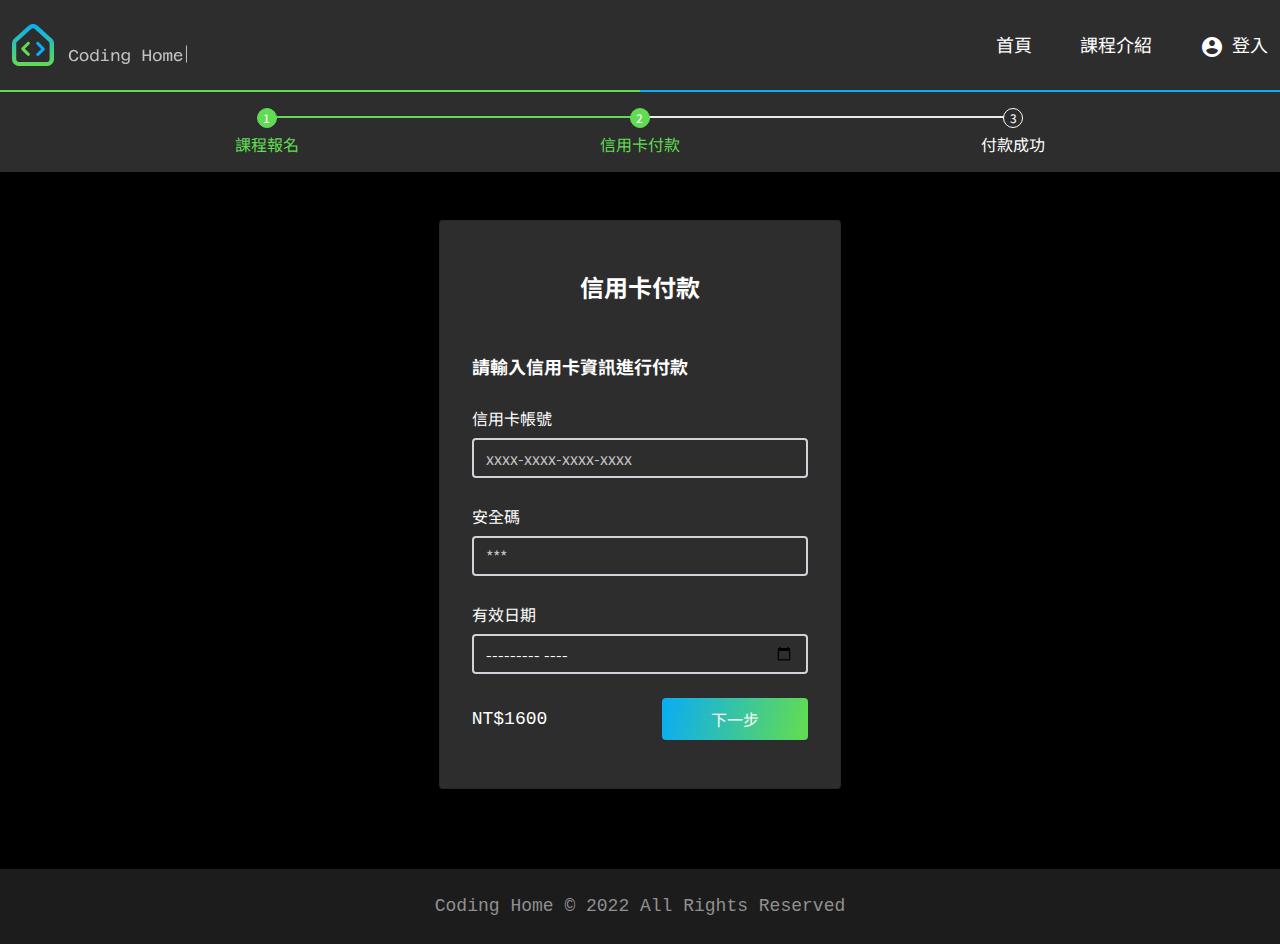
<file: payment.html>
<!DOCTYPE html>
<html lang="en">

  <head>
    <meta charset="UTF-8">
    <meta name="viewport" content="width=device-width, initial-scale=1.0">
    <meta http-equiv="X-UA-Compatible" content="ie=edge">
    <title>Coding Home 信用卡付款</title>
    <link href="https://fonts.googleapis.com/icon?family=Material+Icons"
    rel="stylesheet">
    <link rel="preconnect" href="https://fonts.googleapis.com">
<link rel="preconnect" href="https://fonts.gstatic.com" crossorigin>
<link href="https://fonts.googleapis.com/css2?family=Azeret+Mono:wght@700&family=Noto+Sans+TC:wght@400;700&display=swap" rel="stylesheet">
<link rel="stylesheet" href="https://cdn.jsdelivr.net/npm/swiper/swiper-bundle.min.css"/>


    <link rel="stylesheet" href="./assets/style/all.css">
  </head>

  <body>
  
    <header>
      <div class="container">
        <nav class="navbar navbar-expand-lg bg-custom2 py-6 bg-custom2">
          <h1 class="mb-0">
            <div class="navbar-brand logo"><a href="./index.html">Codeing Home</a></div>
          </h1>
          <button class="navbar-toggler" type="button" data-bs-toggle="collapse" data-bs-target="#navbarNav" aria-controls="navbarNav" aria-expanded="false" aria-label="Toggle navigation">
            <span class="material-icons text-primary fs-4">drag_handle</span>
          </button>
          <div class="collapse navbar-collapse justify-content-md-end justify-content-center" id="navbarNav">
            <ul class="navbar-nav bg-custom2 mt-md-0 mt-6 mb-md-0 -mb24">
              <li class="nav-item">
                <a class="nav-link pb-mb-0 text-white mx-md-4 py-md-0 py-3 text-center" href="./index.html">首頁</a>
              </li>
              <li class="nav-item">
                <a class="nav-link text-white mx-md-4 py-md-0 py-3 text-center" href="./courses.html">課程介紹</a>
              </li>
              <li class="nav-item">
                <a class="nav-link text-white pe-md-0 ms-md-4 py-md-0 py-3 fs-7 text-center" href="#" data-bs-toggle="modal" data-bs-target="#logIn"><span class="material-icons align-middle me-2">account_circle</span>登入</a>
              </li>
            </ul>
          </div>
          
          <!-- 登入 Modal -->
          <div class="modal fade" id="logIn" tabindex="-1" aria-labelledby="logInLabel" aria-hidden="true">
            <div class="modal-dialog modal-dialog-centered">
              <div class="modal-content">
                <div class="modal-header border-bottom-0">
                  <!-- 為什麼文字無法水平置中？ -->
                  <h5 class="modal-title fs-4 text-center" id="logInLabel">登入</h5>
                  <button type="button" class="btn-close btn-close-white" data-bs-dismiss="modal" aria-label="Close"></button>
                </div>
                <div class="modal-body">
                  <div class="container-fluid">
                    <div class="row justify-content-center">
                      <div class="col-md-10 text-custom1">
                        <div class="mb-6">
                          <label for="userEmail" class="form-label fs-8">信箱
                          </label>
                          <input type="mail" class="form-control border-2 py-2" id="userEmail" placeholder="請輸入信箱">
                        </div>
                        <div class="mb-6">
                          <label for="userPassword" class="form-label fs-8">密碼
                          </label>
                          <input type="password" class="form-control border-2 bg-black py-2" id="userPassword" placeholder="請輸入密碼">
                        </div>
                        <input type="submit"class="btn btn-1 w-100 mb-12 py-2" id="toLogIn" value="登入">

                        <div class="divider mb-6">
                          <p class="position-absolute translate-middle start-50 bg-custom2 fs-8 px-4">其他登入方式</p>
                        </div>
                        <a href="#" class="btn fs-8 border border-2 border-white text-center w-100 py-2 px-8 mb-6"> <div class="fblogin position-absolute"></div> Facebook 登入</a>
                        <a href="#" class="btn fs-8 border border-2 border-white text-center w-100 py-2 px-8 mb-6"><div class="googlelogin position-absolute"></div>Google 登入</a>
                      </div>
                    </div>
                  </div>
                </div>
              </div>
            </div>
          </div>
        </nav>
      </div>
      <div class="gradient-1"></div>
      
    </header>


    <!-- 進度條 -->
<div class="container-fluid bg-custom2">
    <!-- progress -->
    <div class="row justify-content-center pt-6">
        <div class="col-md-7 col-9 px-0">
            <div class="progress">
                <div class="progress-bar" role="progressbar" style="width: 50%" aria-valuenow="50" aria-valuemin="0" aria-valuemax="100"></div>
            </div>
        </div>
    </div>
    <!-- 圖示123(偽元素) + 文字說明 -->
    <div class="row pb-4 -mt10">
        <!-- 欄位分配 平板以上5/2/5 平板以下3/6/3，圖示樣式timeline-pointer，個別設定step1,2,3-->
        <div class="col-md-5 col-3">
            <div class="timeline-pointer text-center step-1 active">
                <p class="pt-6 fs-8 active">課程報名</p>
              </div>
        </div>
        <div class="col-md-2 col-6">
            <div class="timeline-pointer text-center step-2 active">
                <p class="pt-6 fs-8 active">信用卡付款</p>
              </div>
        </div>
        <div class="col-md-5 col-3">
            <div class="timeline-pointer text-center step-3">
                <p class="pt-6 fs-8">付款成功</p>
              </div>
        </div>
    </div>
</div>

<!-- form control -->
<div class="container-fluid bg-dark pt-12 pb80">
    <div class="row justify-content-center">
        <div class="col-md-4">
            <div class="card">
                <div class="card-body px-8 py-12">
                    <h2 class="card-title fw-bold fs-4 text-center mb-12">信用卡付款</h2>
                    <p class="card-text fw-bold mb-6">請輸入信用卡資訊進行付款</p>
                    <div class="mb-6">
                        <label for="creditcardPayment" class="form-label fs-8">信用卡帳號</label>
                        <input type="text" class="form-control border-2" id="creditcardPayment" placeholder="xxxx-xxxx-xxxx-xxxx">
                    </div>
                    <div class="mb-6">
                        <label for="creditcardPassword" class="form-label fs-8">安全碼</label>
                        <input type="password" class="form-control border-2" id="creditcardPassword" placeholder="***">
                    </div>
                    <div class="mb-6">
                        <label for="creditcardDate" class="form-label fs-8">有效日期</label>
                        <input type="month" class="form-control border-2" id="creditcardDate" placeholder="(MM/YY)">
                    </div>
                    <div class="d-flex justify-content-between align-items-center">
                        <p class="font-monospace">NT$1600</p>
                        <a href="#" class="btn btn-1 py-2 px-12">下一步</a>
                    </div>

                </div>
            </div>
        </div>
    </div>
</div>

    <footer class="footer">
      <div class="container-fluid text-white bg-custom3 font-monospace">
        <p class="text-center py-6 mb-0">Coding Home © 2022 All Rights Reserved</p>
      </div>
    </footer>

    <!-- 須注意載入順序！ -->
    <script src="./assets/js/vendors.js"></script>
    <script src="https://cdn.jsdelivr.net/npm/swiper/swiper-bundle.min.js"></script>
    <script src="./assets/js/all.js"></script>


  </body>

</html>
</file>
